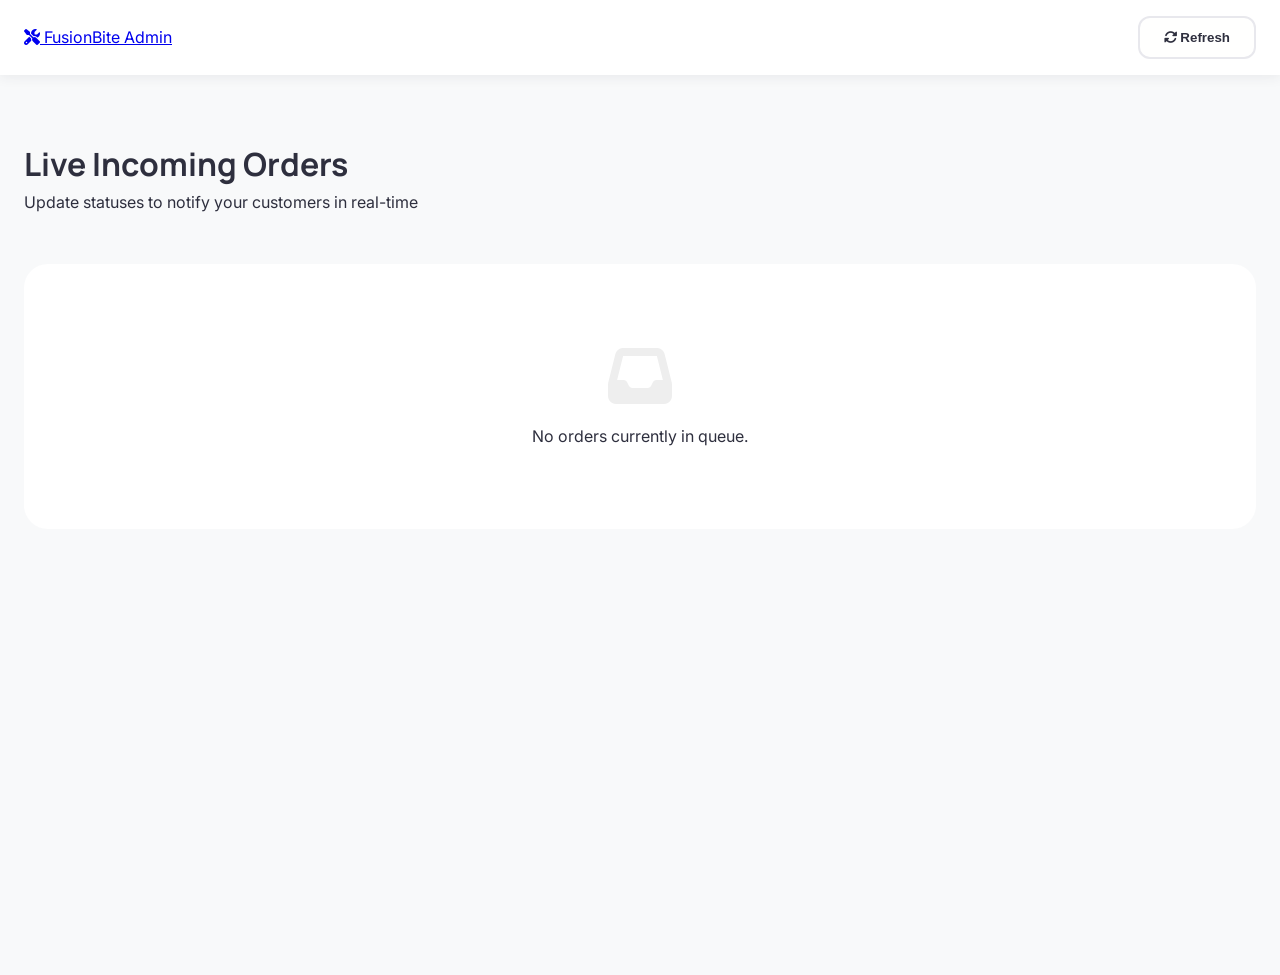
<file: admin.html>
<!DOCTYPE html>
<html lang="en">
<head>
    <meta charset="UTF-8">
    <meta name="viewport" content="width=device-width, initial-scale=1.0">
    <title>Restaurant Admin - FusionBite</title>
    <link rel="preconnect" href="https://fonts.googleapis.com">
    <link href="https://fonts.googleapis.com/css2?family=Manrope:wght@700;800&family=Inter:wght@400;600&display=swap" rel="stylesheet">
    <link rel="stylesheet" href="https://cdnjs.cloudflare.com/ajax/libs/font-awesome/6.4.0/css/all.min.css">
    <link rel="stylesheet" href="styles.css">
    
    <style>
        body { background-color: #f8f9fa; }
        
        .admin-page { padding: 4rem 0; min-height: 100vh; }
        
        .admin-header {
            display: flex;
            justify-content: space-between;
            align-items: center;
            margin-bottom: 3rem;
        }

        .admin-title h1 {
            font-size: 2rem;
            color: var(--text-main);
        }

        /* Order Card Styling */
        .admin-order-card {
            background: var(--card);
            border-radius: 20px;
            padding: 2rem;
            margin-bottom: 2rem;
            box-shadow: 0 4px 20px var(--shadow);
            border: 1px solid var(--border);
            display: grid;
            grid-template-columns: 1fr 250px;
            gap: 2rem;
            transition: transform 0.2s ease;
        }

        .admin-order-card:hover {
            transform: translateY(-4px);
        }

        .order-details h3 {
            color: var(--primary);
            margin-bottom: 0.5rem;
        }

        .order-time {
            font-size: 0.85rem;
            color: var(--text-muted);
            margin-bottom: 1.5rem;
        }

        .items-list {
            display: flex;
            flex-wrap: wrap;
            gap: 8px;
            margin-top: 1rem;
        }

        .item-tag {
            background: #fdf2f0;
            color: var(--primary);
            padding: 5px 12px;
            border-radius: 50px;
            font-size: 0.85rem;
            font-weight: 600;
        }

        /* Status Control Area */
        .status-control {
            background: #fafafa;
            padding: 1.5rem;
            border-radius: 16px;
            border: 1px solid var(--border);
            display: flex;
            flex-direction: column;
            justify-content: center;
        }

        .status-control label {
            font-size: 0.75rem;
            font-weight: 800;
            text-transform: uppercase;
            color: var(--text-muted);
            margin-bottom: 10px;
            display: block;
        }

        .admin-select {
            width: 100%;
            padding: 0.8rem;
            border-radius: 12px;
            border: 2px solid var(--border);
            background: white;
            color: var(--text-main);
            font-weight: 700;
            cursor: pointer;
            transition: border-color 0.2s;
        }

        .admin-select:focus {
            outline: none;
            border-color: var(--primary);
        }

        .total-badge {
            margin-top: 1.5rem;
            font-size: 1.2rem;
            font-weight: 800;
            color: var(--text-main);
        }

        @media (max-width: 768px) {
            .admin-order-card { grid-template-columns: 1fr; }
        }
    </style>
</head>
<body>

    <nav class="navbar">
        <div class="container nav-container">
            <a href="index.html" class="logo">
                <i class="fas fa-tools"></i>
                <span>FusionBite Admin</span>
            </a>
            <div class="nav-right">
                <button class="btn-secondary" onclick="location.reload()">
                    <i class="fas fa-sync-alt"></i> Refresh
                </button>
            </div>
        </div>
    </nav>

    <main class="admin-page">
        <div class="container">
            <div class="admin-header">
                <div class="admin-title">
                    <h1>Live Incoming Orders</h1>
                    <p>Update statuses to notify your customers in real-time</p>
                </div>
            </div>

            <div id="adminOrdersList">
                </div>
        </div>
    </main>

    <script>
        const statusOptions = ['Confirmed', 'Preparing', 'Out for Delivery', 'Delivered'];

        function loadOrders() {
            const container = document.getElementById('adminOrdersList');
            const orders = JSON.parse(localStorage.getItem('fusionbite_orders')) || [];

            if (orders.length === 0) {
                container.innerHTML = `
                    <div style="text-align:center; padding: 5rem; background:white; border-radius:24px;">
                        <i class="fas fa-inbox" style="font-size: 4rem; color:#eee; margin-bottom:1rem;"></i>
                        <p>No orders currently in queue.</p>
                    </div>`;
                return;
            }

            container.innerHTML = orders.map(order => `
                <div class="admin-order-card">
                    <div class="order-details">
                        <span class="order-time">${order.date}</span>
                        <h3>Order #${order.id}</h3>
                        <div class="items-list">
                            ${order.items.map(item => `
                                <span class="item-tag">${item.name} x ${item.quantity}</span>
                            `).join('')}
                        </div>
                        <div class="total-badge">Total Revenue: ₹${order.total}</div>
                    </div>
                    
                    <div class="status-control">
                        <label>Update Status</label>
                        <select class="admin-select" 
                                id="sel-${order.id}" 
                                onchange="updateStatus(${order.id}, this.value)">
                            ${statusOptions.map(opt => `
                                <option value="${opt}" ${order.status === opt ? 'selected' : ''}>${opt}</option>
                            `).join('')}
                        </select>
                    </div>
                </div>
            `).join('');
        }

        function updateStatus(orderId, newStatus) {
            const orders = JSON.parse(localStorage.getItem('fusionbite_orders')) || [];
            const index = orders.findIndex(o => o.id == orderId);

            if (index !== -1) {
                orders[index].status = newStatus;
                // Important: This flag triggers the bell in app.js
                orders[index].hasNotification = true; 
                
                localStorage.setItem('fusionbite_orders', JSON.stringify(orders));
                
                // Visual feedback for admin
                const select = document.getElementById(`sel-${orderId}`);
                select.style.borderColor = 'var(--success)';
                setTimeout(() => select.style.borderColor = 'var(--border)', 1000);
            }
        }

        // Auto-refresh when an order is placed in another tab
        window.addEventListener('storage', (e) => {
            if (e.key === 'fusionbite_orders') loadOrders();
        });

        document.addEventListener('DOMContentLoaded', loadOrders);
    </script>
</body>
</html>
</file>
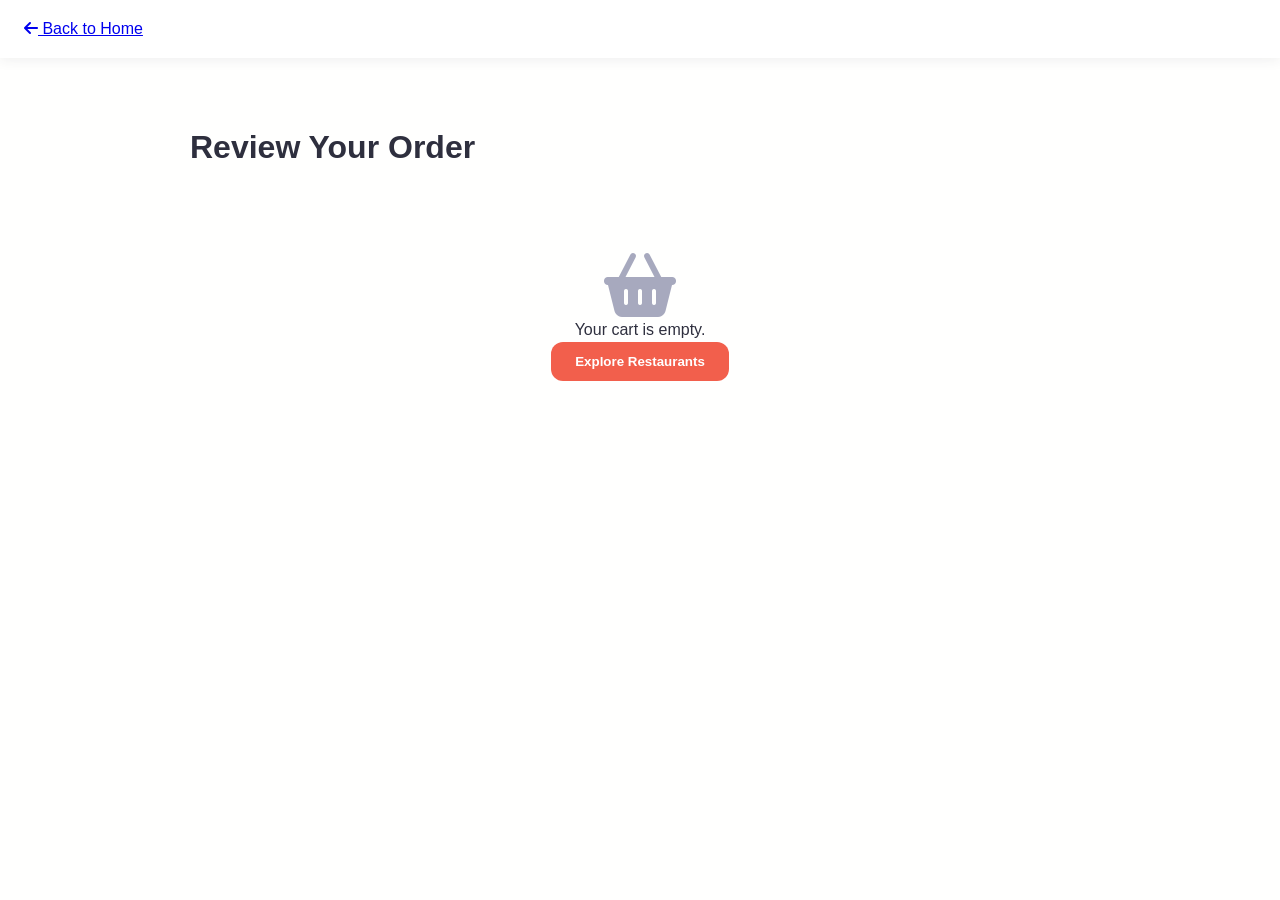
<file: cart.html>
<!DOCTYPE html>
<html lang="en">
<head>
    <meta charset="UTF-8">
    <meta name="viewport" content="width=device-width, initial-scale=1.0">
    <title>Your Cart - FusionBite</title>
    <link rel="stylesheet" href="styles.css">
    <link rel="stylesheet" href="https://cdnjs.cloudflare.com/ajax/libs/font-awesome/6.4.0/css/all.min.css">
    <style>
        .cart-container { padding: 4rem 0; max-width: 900px; margin: 0 auto; }
        .cart-grid { display: grid; grid-template-columns: 1fr 350px; gap: 2rem; }
        .restaurant-group { background: var(--card); border-radius: 16px; padding: 1.5rem; margin-bottom: 1.5rem; box-shadow: 0 4px 12px var(--shadow); }
        .res-title { color: var(--primary); border-bottom: 1px solid var(--border); padding-bottom: 0.5rem; margin-bottom: 1rem; }
        .cart-item { display: flex; align-items: center; gap: 1rem; margin-bottom: 1rem; padding-bottom: 1rem; border-bottom: 1px dashed var(--border); }
        .cart-item img { width: 60px; height: 60px; border-radius: 8px; object-fit: cover; }
        .item-info { flex: 1; }
        .qty-controls { display: flex; align-items: center; gap: 0.75rem; }
        .qty-btn { background: var(--border); border: none; width: 25px; height: 25px; border-radius: 4px; cursor: pointer; }
        .summary-card { background: var(--card); padding: 1.5rem; border-radius: 16px; box-shadow: 0 4px 12px var(--shadow); position: sticky; top: 100px; }
        .summary-line { display: flex; justify-content: space-between; margin-bottom: 0.75rem; }
        .total-line { font-weight: 700; font-size: 1.2rem; border-top: 2px solid var(--border); padding-top: 1rem; margin-top: 1rem; color: var(--primary); }
        .checkout-btn { width: 100%; padding: 1rem; background: var(--primary); color: white; border: none; border-radius: 12px; font-weight: 700; cursor: pointer; margin-top: 1.5rem; }
        .empty-cart { text-align: center; padding: 5rem 0; }
    </style>
</head>
<body>
    <nav class="navbar">
        <div class="container nav-container">
            <a href="index.html" class="logo"><i class="fas fa-arrow-left"></i> Back to Home</a>
        </div>
    </nav>

    <div class="container cart-container">
        <h1>Review Your Order</h1>
        
        <div id="cartContent" class="cart-grid">
            <div id="itemsList"></div>

            <div id="orderSummary" class="summary-card">
                <h3>Order Summary</h3>
                <div id="summaryDetails"></div>
                <button class="checkout-btn" onclick="processCheckout()">Proceed to Checkout</button>
            </div>
        </div>

        <div id="emptyState" class="empty-cart" style="display: none;">
            <i class="fas fa-shopping-basket" style="font-size: 4rem; color: var(--text-muted);"></i>
            <p>Your cart is empty.</p>
            <button class="btn-primary" onclick="window.location.href='index.html'">Explore Restaurants</button>
        </div>
    </div>

    <script src="data.js"></script>
    <script src="auth.js"></script>
    <script src="cart.js"></script>
    <script>
        function renderCart() {
            const groupedItems = window.cart.getItemsByRestaurant();
            const itemsList = document.getElementById('itemsList');
            const summaryDetails = document.getElementById('summaryDetails');
            const cartContent = document.getElementById('cartContent');
            const emptyState = document.getElementById('emptyState');

            if (window.cart.items.length === 0) {
                cartContent.style.display = 'none';
                emptyState.style.display = 'block';
                return;
            }

            // Render Items grouped by Restaurant
            itemsList.innerHTML = Object.keys(groupedItems).map(resId => {
                const group = groupedItems[resId];
                return `
                    <div class="restaurant-group">
                        <h3 class="res-title">${group.restaurantName}</h3>
                        ${group.items.map(item => `
                            <div class="cart-item">
                                <img src="${item.image}" alt="${item.name}">
                                <div class="item-info">
                                    <h4>${item.name}</h4>
                                    <p>₹${item.price}</p>
                                </div>
                                <div class="qty-controls">
                                    <button class="qty-btn" onclick="updateQty(${resId}, ${item.itemId}, -1)">-</button>
                                    <span>${item.quantity}</span>
                                    <button class="qty-btn" onclick="updateQty(${resId}, ${item.itemId}, 1)">+</button>
                                </div>
                            </div>
                        `).join('')}
                    </div>
                `;
            }).join('');

            // Render Summary Totals
            summaryDetails.innerHTML = `
                <div class="summary-line"><span>Subtotal</span> <span>₹${window.cart.getSubtotal()}</span></div>
                <div class="summary-line"><span>Delivery Fee</span> <span>₹${window.cart.getDeliveryFee()}</span></div>
                <div class="summary-line"><span>Taxes (5%)</span> <span>₹${window.cart.getTaxes()}</span></div>
                <div class="total-line"><span>Total</span> <span>₹${window.cart.getTotal()}</span></div>
            `;
        }

        function updateQty(resId, itemId, change) {
            const item = window.cart.items.find(i => i.restaurantId === resId && i.itemId === itemId);
            if (item) {
                window.cart.updateQuantity(resId, itemId, item.quantity + change);
                renderCart();
            }
        }

        function processCheckout() {
    if (!window.auth.isLoggedIn()) {
        window.location.href = 'login.html?redirect=cart.html';
        return;
    }

    const cartItems = window.cart.items;
    if (cartItems.length === 0) return alert("Your cart is empty!");

    // --- NEW LOGIC TO SAVE ORDER ---
    const existingOrders = JSON.parse(localStorage.getItem('fusionbite_orders')) || [];
    const newOrder = {
        id: Math.floor(100000 + Math.random() * 900000),
        date: new Date().toLocaleString(),
        items: [...cartItems],
        total: window.cart.getTotal(),
        status: 'Confirmed'
    };

    existingOrders.unshift(newOrder); // Add to the top of the list
    localStorage.setItem('fusionbite_orders', JSON.stringify(existingOrders));
    // -------------------------------

    alert('Order Placed Successfully!');
    window.cart.clearCart();
    window.location.href = 'orders.html'; // Redirect to orders to see the update
}

        document.addEventListener('DOMContentLoaded', renderCart);
    </script>
</body>
</html>
</file>
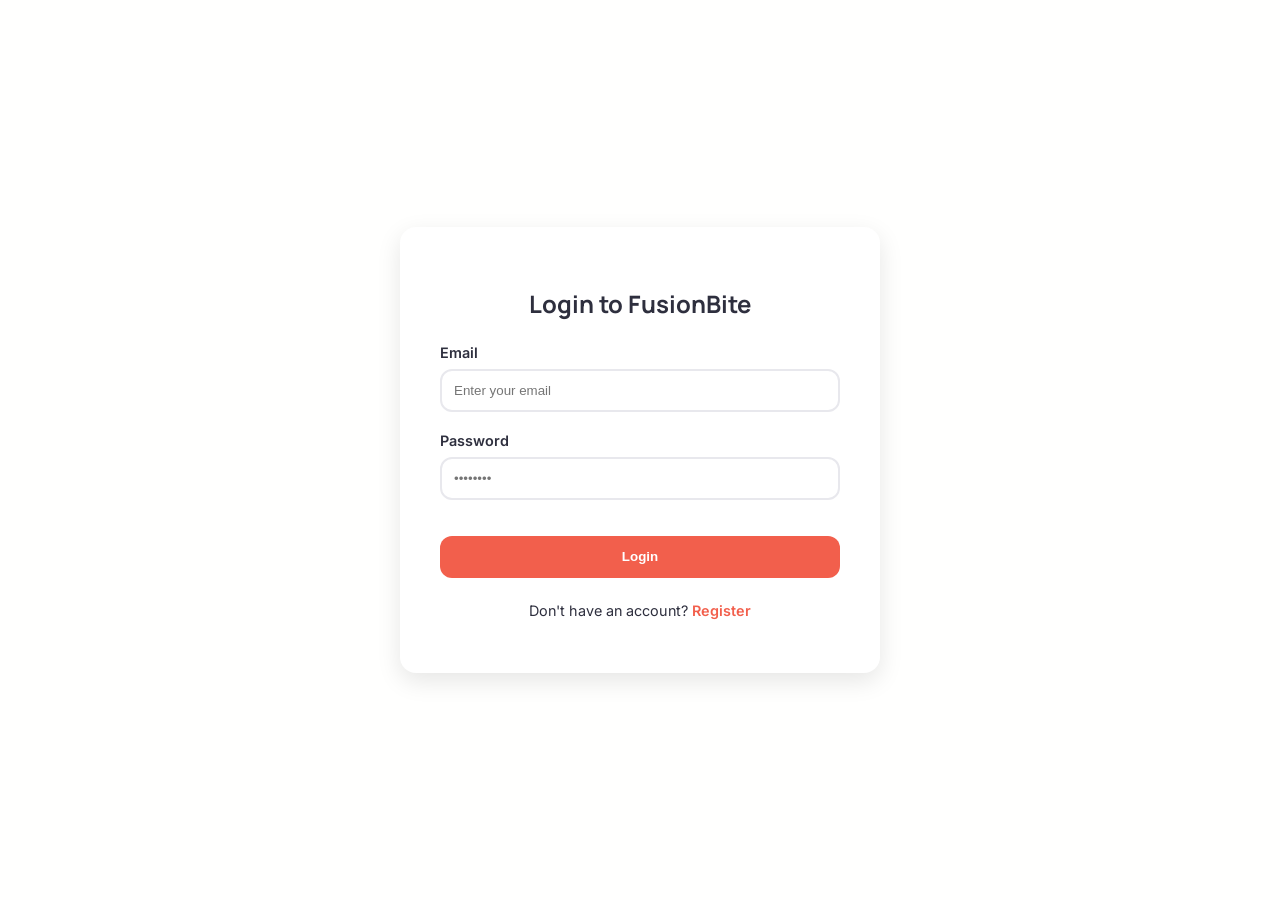
<file: login.html>
<!DOCTYPE html>
<html lang="en">
<head>
    <meta charset="UTF-8">
    <meta name="viewport" content="width=device-width, initial-scale=1.0">
    <title>Login - FusionBite</title>
    <link href="https://fonts.googleapis.com/css2?family=Manrope:wght@700&family=Inter:wght@400;600&display=swap" rel="stylesheet">
    <style>
        :root {
            --primary: #F25F4C;
            --background: #FFFFFE;
            --card: #FFFFFF;
            --text-main: #2E2F3E;
            --border: #E8E8ED;
        }

        body {
            font-family: 'Inter', sans-serif;
            background-color: var(--background);
            color: var(--text-main);
            display: flex;
            justify-content: center;
            align-items: center;
            min-height: 100vh;
            margin: 0;
        }

        .auth-container {
            background: var(--card);
            padding: 2.5rem;
            border-radius: 16px;
            box-shadow: 0 8px 24px rgba(0,0,0,0.1);
            width: 100%;
            max-width: 400px;
        }

        h2 {
            font-family: 'Manrope', sans-serif;
            margin-bottom: 1.5rem;
            text-align: center;
        }

        .form-group {
            margin-bottom: 1.25rem;
        }

        label {
            display: block;
            margin-bottom: 0.5rem;
            font-weight: 600;
            font-size: 0.9rem;
        }

        input {
            width: 100%;
            padding: 0.75rem;
            border: 2px solid var(--border);
            border-radius: 12px;
            box-sizing: border-box;
            outline: none;
            transition: border-color 0.2s;
        }

        input:focus {
            border-color: var(--primary);
        }

        .btn-auth {
            width: 100%;
            padding: 0.85rem;
            background-color: var(--primary);
            color: white;
            border: none;
            border-radius: 12px;
            font-weight: 700;
            cursor: pointer;
            margin-top: 1rem;
        }

        .toggle-text {
            text-align: center;
            margin-top: 1.5rem;
            font-size: 0.9rem;
        }

        .toggle-text span {
            color: var(--primary);
            cursor: pointer;
            font-weight: 600;
        }

        .hidden { display: none; }
    </style>
</head>
<body>

<div class="auth-container">
    <div id="loginSection">
        <h2>Login to FusionBite</h2>
        <form id="loginForm">
            <div class="form-group">
                <label>Email</label>
                <input type="email" id="loginEmail" placeholder="Enter your email" required>
            </div>
            <div class="form-group">
                <label>Password</label>
                <input type="password" id="loginPassword" placeholder="••••••••" required>
            </div>
            <button type="submit" class="btn-auth">Login</button>
        </form>
        <p class="toggle-text">Don't have an account? <span onclick="toggleAuth()">Register</span></p>
    </div>

    <div id="registerSection" class="hidden">
        <h2>Create Account</h2>
        <form id="registerForm">
            <div class="form-group">
                <label>Full Name</label>
                <input type="text" id="regName" placeholder="John Doe" required>
            </div>
            <div class="form-group">
                <label>Email</label>
                <input type="email" id="regEmail" placeholder="email@example.com" required>
            </div>
            <div class="form-group">
                <label>Password</label>
                <input type="password" id="regPassword" placeholder="••••••••" required>
            </div>
            <button type="submit" class="btn-auth">Register</button>
        </form>
        <p class="toggle-text">Already have an account? <span onclick="toggleAuth()">Login</span></p>
    </div>
</div>

<script src="auth.js"></script>
<script>
    const loginSection = document.getElementById('loginSection');
    const registerSection = document.getElementById('registerSection');

    function toggleAuth() {
        loginSection.classList.toggle('hidden');
        registerSection.classList.toggle('hidden');
    }

    // Handle Login
    document.getElementById('loginForm').addEventListener('submit', (e) => {
        e.preventDefault();
        const email = document.getElementById('loginEmail').value;
        const pass = document.getElementById('loginPassword').value;
        
        const result = window.auth.login(email, pass);
        if (result.success) {
            window.location.href = 'index.html'; // Redirect to home
        } else {
            alert(result.message);
        }
    });

    // Handle Registration
    document.getElementById('registerForm').addEventListener('submit', (e) => {
        e.preventDefault();
        const name = document.getElementById('regName').value;
        const email = document.getElementById('regEmail').value;
        const pass = document.getElementById('regPassword').value;

        const result = window.auth.register(email, pass, name);
        if (result.success) {
            alert('Registration Successful!');
            window.location.href = 'index.html';
        } else {
            alert(result.message);
        }
    });
</script>

</body>
</html>
</file>
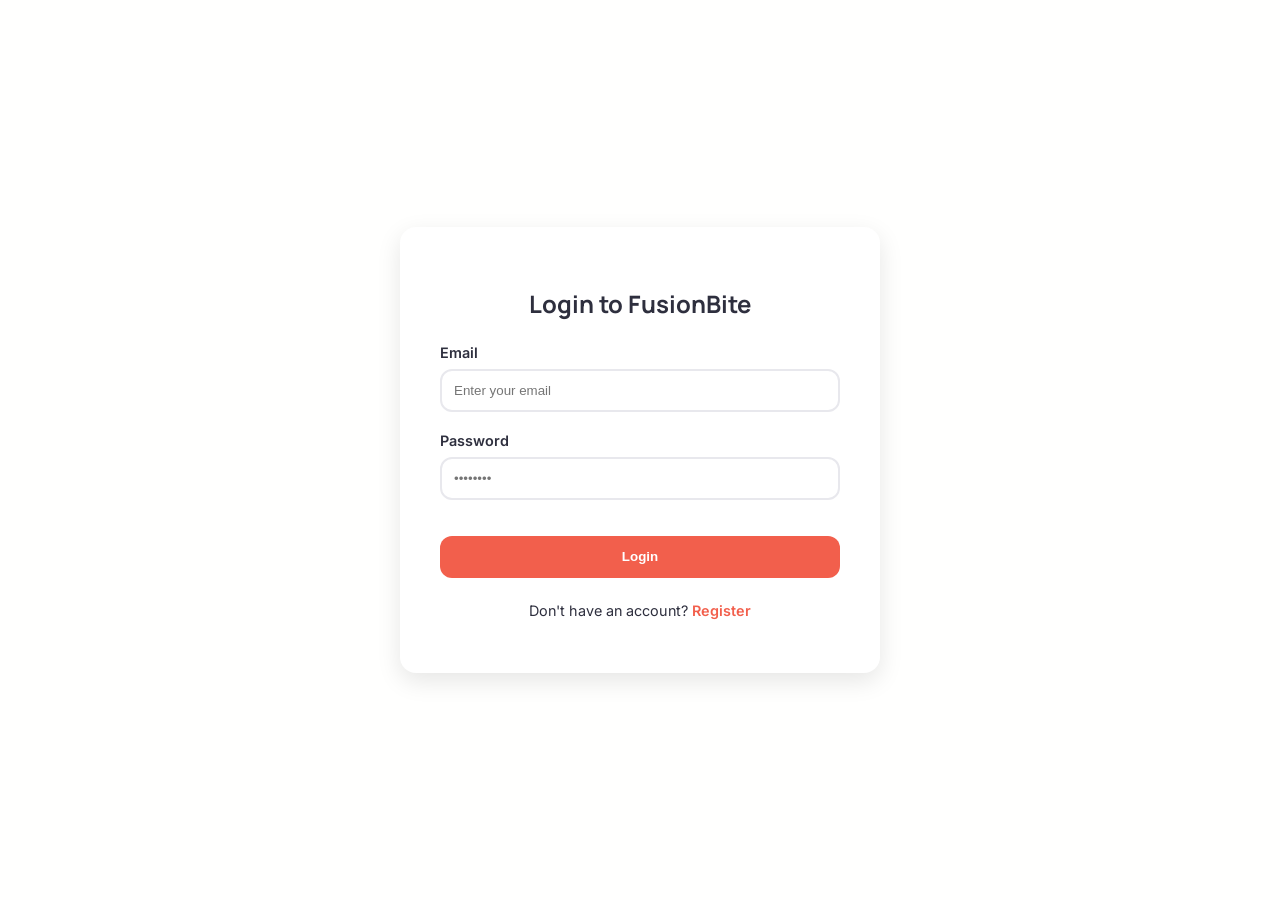
<file: orders.html>
<!DOCTYPE html>
<html lang="en">
<head>
    <meta charset="UTF-8">
    <meta name="viewport" content="width=device-width, initial-scale=1.0">
    <title>Order History - FusionBite</title>
    <link rel="stylesheet" href="https://cdnjs.cloudflare.com/ajax/libs/font-awesome/6.4.0/css/all.min.css">
    <link rel="stylesheet" href="styles.css">
    <style>
        .orders-page { padding: 3rem 0; background: #f9f9f9; min-height: 90vh; }
        .orders-container { max-width: 800px; margin: 0 auto; }
        .order-card { 
            background: white; border-radius: 16px; padding: 1.5rem; 
            margin-bottom: 1.5rem; box-shadow: 0 4px 15px rgba(0,0,0,0.05);
            animation: fadeIn 0.5s ease forwards;
        }
        .order-header { display: flex; justify-content: space-between; border-bottom: 1px solid #eee; padding-bottom: 1rem; margin-bottom: 1rem; }
        .order-id { font-weight: 700; color: #F25F4C; }
        .order-date { font-size: 0.85rem; color: #888; }
        .status-badge { background: #e8f5e9; color: #2e7d32; padding: 4px 12px; border-radius: 20px; font-size: 0.8rem; font-weight: 600; }
        .order-item-row { display: flex; justify-content: space-between; margin-bottom: 0.5rem; color: #444; }
        .order-footer { margin-top: 1rem; padding-top: 1rem; border-top: 1px dashed #ddd; display: flex; justify-content: space-between; align-items: center; }
        .total-amount { font-size: 1.2rem; font-weight: 800; color: #2E2F3E; }
        .empty-orders { text-align: center; padding: 4rem 2rem; background: white; border-radius: 16px; }
        .empty-orders i { font-size: 3rem; color: #ddd; margin-bottom: 1rem; display: block; }
        @keyframes fadeIn { from { opacity: 0; transform: translateY(10px); } to { opacity: 1; transform: translateY(0); } }
    </style>
</head>
<body>
    <nav class="navbar">
        <div class="container nav-container">
            <a href="index.html" class="logo"><i class="fas fa-utensils"></i> FusionBite</a>
            <div class="nav-right">
                <a href="index.html" class="btn-secondary">Home</a>
            </div>
        </div>
    </nav>

    <main class="orders-page">
        <div class="container">
            <h1 style="margin-bottom: 2rem; text-align: center;">Your Orders</h1>
            <div class="orders-container" id="ordersList">
                </div>
        </div>
    </main>

    <script src="auth.js"></script>
    <script src="orders.js"></script>
</body>
</html>
</file>
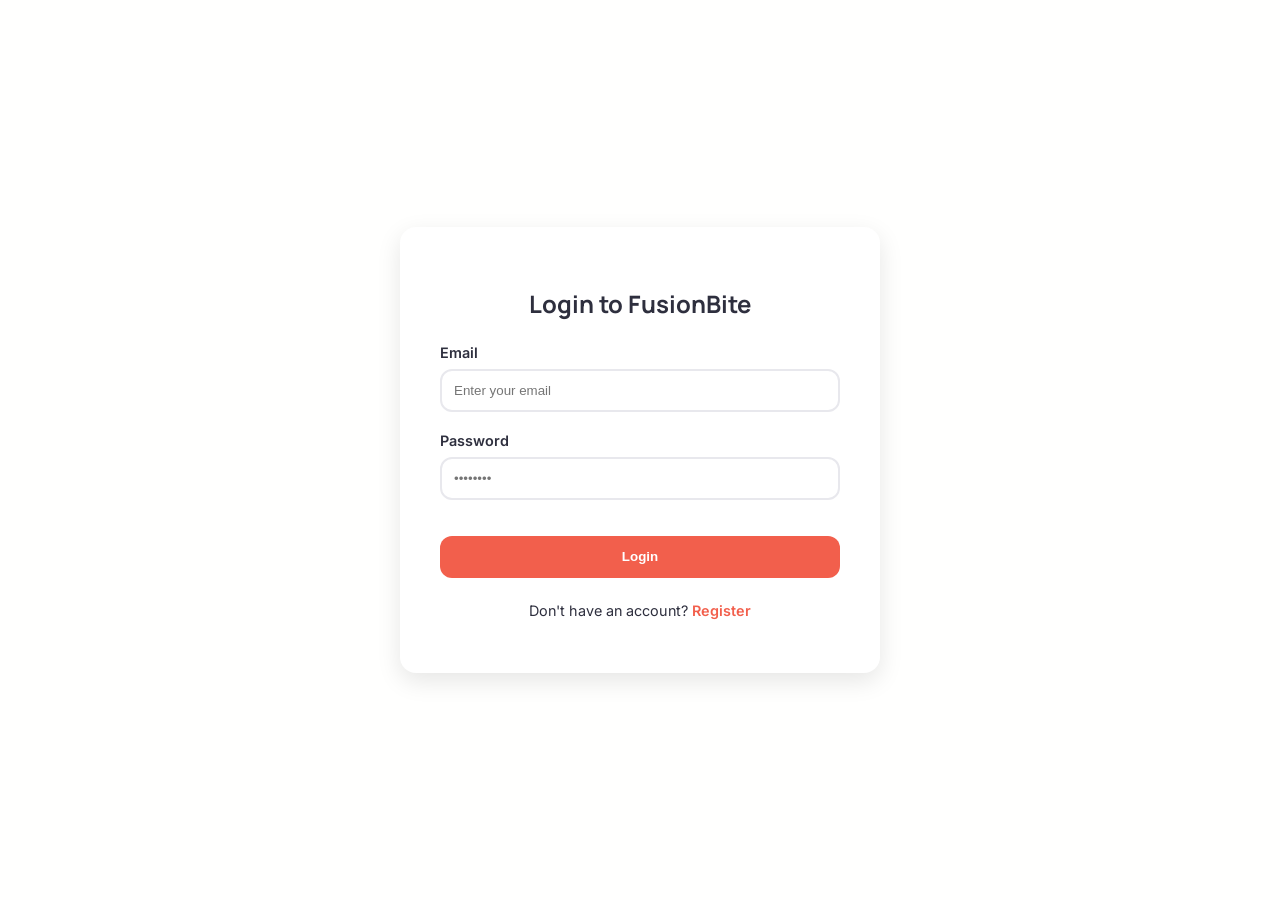
<file: profile.html>
<!DOCTYPE html>
<html lang="en">
<head>
    <meta charset="UTF-8">
    <meta name="viewport" content="width=device-width, initial-scale=1.0">
    <title>User Profile - FusionBite</title>
    <link href="https://fonts.googleapis.com/css2?family=Inter:wght@400;600;700&display=swap" rel="stylesheet">
    <style>
        :root {
            --background: #FFFFFE;
            --card: #FFFFFF;
            --text-main: #2E2F3E;
            --text-muted: #A7A9BE;
            --primary: #F25F4C;
            --border: #E8E8ED;
        }

        body {
            font-family: 'Inter', sans-serif;
            background-color: #F8F9FA;
            display: flex;
            justify-content: center;
            align-items: center;
            height: 100vh;
            margin: 0;
        }

        .profile-card {
            background: var(--card);
            padding: 3rem;
            border-radius: 20px;
            box-shadow: 0 10px 30px rgba(0,0,0,0.05);
            width: 100%;
            max-width: 450px;
            text-align: left;
        }

        h2 { text-align: center; margin-bottom: 2rem; color: var(--text-main); }

        .info-group {
            margin-bottom: 1.5rem;
            border-bottom: 1px solid var(--border);
            padding-bottom: 0.5rem;
        }

        .label {
            display: block;
            font-size: 0.75rem;
            font-weight: 700;
            color: var(--text-muted);
            text-transform: uppercase;
            letter-spacing: 0.5px;
            margin-bottom: 0.25rem;
        }

        .value {
            font-size: 1.1rem;
            color: var(--text-main);
            font-weight: 500;
        }

        .btn-home {
            display: block;
            width: fit-content;
            margin: 2rem auto 0;
            padding: 0.75rem 2rem;
            border: 2px solid var(--border);
            background: transparent;
            border-radius: 12px;
            cursor: pointer;
            font-weight: 600;
            transition: all 0.2s;
        }

        .btn-home:hover { border-color: var(--primary); color: var(--primary); }
    </style>
</head>
<body>

    <div class="profile-card">
        <h2>User Profile</h2>
        <div class="info-group">
            <span class="label">Full Name</span>
            <span class="value" id="userName">---</span>
        </div>
        <div class="info-group">
            <span class="label">Email Address</span>
            <span class="value" id="userEmail">---</span>
        </div>
        <div class="info-group">
            <span class="label">Loyalty Points</span>
            <span class="value">⭐ <span id="userPoints">0</span></span>
        </div>
        <button class="btn-home" onclick="window.location.href='index.html'">Back to Home</button>
    </div>

    <script src="auth.js"></script>
    <script>
        document.addEventListener('DOMContentLoaded', () => {
            // Use the Auth module to get data
            const user = window.auth.getCurrentUser(); 
            
            if (user) {
                document.getElementById('userName').textContent = user.name;
                document.getElementById('userEmail').textContent = user.email;
                document.getElementById('userPoints').textContent = user.loyaltyPoints || 100;
            } else {
                // If not logged in, force to login page
                window.location.href = 'login.html'; 
            }
        });
    </script>
</body>
</html>
</file>
<file: styles.css>
/* Reset & Base Styles */
* {
    margin: 0;
    padding: 0;
    box-sizing: border-box;
}

:root {
    --primary: #F25F4C;
    --primary-foreground: #FFFFFF;
    --secondary: #FF8906;
    --accent: #E53170;
    --background: #FFFFFE;
    --text-main: #2E2F3E;
    --text-muted: #A7A9BE;
    --success: #3DA9FC;
    --warning: #FFC43D;
    --card: #FFFFFF;
    --border: #E8E8ED;
    --shadow: rgba(46, 47, 62, 0.08);
}

[data-theme="dark"] {
    --background: #0F0E17;
    --text-main: #FFFFFE;
    --card: #16161A;
    --border: #2E2F3E;
    --shadow: rgba(0, 0, 0, 0.3);
}

body {
    font-family: 'Inter', sans-serif;
    background-color: var(--background);
    color: var(--text-main);
    line-height: 1.6;
    transition: background-color 0.3s ease, color 0.3s ease;
}

h1, h2, h3, h4, h5, h6 {
    font-family: 'Manrope', sans-serif;
    font-weight: 700;
}

.container {
    max-width: 1280px;
    margin: 0 auto;
    padding: 0 1.5rem;
}

/* Navigation */
.navbar {
    background-color: var(--card);
    box-shadow: 0 2px 12px var(--shadow);
    position: sticky;
    top: 0;
    z-index: 40;
    transition: background-color 0.3s ease;
}

.nav-container {
    display: flex;
    align-items: center;
    justify-content: space-between;
    padding: 1rem 1.5rem;
    gap: 2rem;
}

.nav-left .logo {
    display: flex;
    align-items: center;
    gap: 0.5rem;
    font-size: 1.5rem;
    font-weight: 700;
    color: var(--primary);
    text-decoration: none;
    transition: transform 0.2s ease;
}

.logo:hover {
    transform: scale(1.05);
}

.nav-center {
    flex: 1;
    max-width: 600px;
}

.search-bar {
    display: flex;
    align-items: center;
    background-color: var(--background);
    border: 2px solid var(--border);
    border-radius: 12px;
    padding: 0.75rem 1rem;
    gap: 0.75rem;
    transition: border-color 0.3s ease;
}

.search-bar:focus-within {
    border-color: var(--primary);
}

.search-bar i {
    color: var(--text-muted);
}

.search-bar input {
    flex: 1;
    border: none;
    outline: none;
    background: transparent;
    color: var(--text-main);
    font-size: 0.95rem;
}

.nav-right {
    display: flex;
    align-items: center;
    gap: 1rem;
}

.theme-toggle {
    background: transparent;
    border: none;
    color: var(--text-main);
    font-size: 1.25rem;
    cursor: pointer;
    padding: 0.5rem;
    border-radius: 8px;
    transition: background-color 0.2s ease, transform 0.2s ease;
}

.theme-toggle:hover {
    background-color: var(--background);
    transform: scale(1.1);
}

.btn-primary,
.btn-secondary {
    padding: 0.75rem 1.5rem;
    border-radius: 12px;
    border: none;
    font-weight: 600;
    cursor: pointer;
    transition: transform 0.2s ease, box-shadow 0.2s ease;
}

.btn-primary {
    background-color: var(--primary);
    color: var(--primary-foreground);
}

.btn-primary:hover {
    transform: translateY(-2px);
    box-shadow: 0 8px 20px rgba(242, 95, 76, 0.3);
}

.btn-secondary {
    background-color: var(--background);
    color: var(--text-main);
    border: 2px solid var(--border);
}

.btn-secondary:hover {
    border-color: var(--primary);
    transform: translateY(-2px);
}

.btn-large {
    padding: 1rem 2rem;
    font-size: 1.1rem;
}

.cart-btn {
    position: relative;
    background-color: var(--primary);
    color: white;
    border: none;
    padding: 0.75rem 1.25rem;
    border-radius: 12px;
    cursor: pointer;
    font-size: 1.1rem;
    transition: transform 0.2s ease, box-shadow 0.2s ease;
}

.cart-btn:hover {
    transform: translateY(-2px);
    box-shadow: 0 8px 20px rgba(242, 95, 76, 0.3);
}

.cart-count {
    position: absolute;
    top: -8px;
    right: -8px;
    background-color: var(--accent);
    color: white;
    border-radius: 50%;
    width: 24px;
    height: 24px;
    display: flex;
    align-items: center;
    justify-content: center;
    font-size: 0.75rem;
    font-weight: 700;
}

.user-dropdown {
    position: relative;
}

.user-avatar {
    background: transparent;
    border: none;
    color: var(--text-main);
    font-size: 2rem;
    cursor: pointer;
    transition: color 0.2s ease;
}

.user-avatar:hover {
    color: var(--primary);
}

.dropdown-menu {
    position: absolute;
    top: calc(100% + 1rem);
    right: 0;
    background-color: var(--card);
    border-radius: 12px;
    box-shadow: 0 8px 24px var(--shadow);
    min-width: 200px;
    padding: 0.5rem;
    display: none;
}

.dropdown-menu.show {
    display: block;
}

.dropdown-menu a {
    display: flex;
    align-items: center;
    gap: 0.75rem;
    padding: 0.75rem 1rem;
    color: var(--text-main);
    text-decoration: none;
    border-radius: 8px;
    transition: background-color 0.2s ease;
}

.dropdown-menu a:hover {
    background-color: var(--background);
}

/* Hero Section */
.hero {
    background: linear-gradient(135deg, rgba(242, 95, 76, 0.1) 0%, rgba(229, 49, 112, 0.1) 100%);
    padding: 4rem 0;
    text-align: center;
}

.hero-content {
    max-width: 800px;
    margin: 0 auto 3rem;
    padding: 0 1.5rem;
}

.hero-title {
    font-size: clamp(2rem, 5vw, 3.5rem);
    margin-bottom: 1.5rem;
    line-height: 1.2;
}

.hero-title .highlight {
    color: var(--primary);
    position: relative;
}

.hero-subtitle {
    font-size: 1.25rem;
    color: var(--text-muted);
    margin-bottom: 2rem;
}

.hero-stats {
    display: grid;
    grid-template-columns: repeat(auto-fit, minmax(150px, 1fr));
    gap: 2rem;
    max-width: 800px;
    margin: 0 auto;
    padding: 0 1.5rem;
}

.stat-card {
    background-color: var(--card);
    padding: 1.5rem;
    border-radius: 16px;
    box-shadow: 0 4px 12px var(--shadow);
    transition: transform 0.3s ease;
}

.stat-card:hover {
    transform: translateY(-4px);
}

.stat-card h3 {
    font-size: 2.5rem;
    color: var(--primary);
    margin-bottom: 0.5rem;
}

.stat-card p {
    color: var(--text-muted);
    font-size: 1rem;
}

/* Filters Section */
.filters-section {
    padding: 2rem 0;
    border-bottom: 1px solid var(--border);
}

.filters-section .container {
    display: flex;
    justify-content: space-between;
    align-items: center;
    gap: 2rem;
    flex-wrap: wrap;
}

.filters {
    display: flex;
    gap: 1rem;
    flex-wrap: wrap;
    flex: 1;
}

.filter-chip {
    padding: 0.65rem 1.25rem;
    border-radius: 24px;
    border: 2px solid var(--border);
    background-color: var(--card);
    color: var(--text-main);
    cursor: pointer;
    font-weight: 500;
    display: flex;
    align-items: center;
    gap: 0.5rem;
    transition: all 0.2s ease;
}

.filter-chip:hover {
    border-color: var(--primary);
    transform: translateY(-2px);
}

.filter-chip.active {
    background-color: var(--primary);
    color: white;
    border-color: var(--primary);
}

.sort-options select {
    padding: 0.65rem 1rem;
    border-radius: 12px;
    border: 2px solid var(--border);
    background-color: var(--card);
    color: var(--text-main);
    cursor: pointer;
    font-weight: 500;
    transition: border-color 0.2s ease;
}

.sort-options select:focus {
    outline: none;
    border-color: var(--primary);
}

/* Restaurants Section */
.restaurants-section {
    padding: 4rem 0;
}

.section-title {
    font-size: 2rem;
    margin-bottom: 2rem;
}

.restaurants-grid {
    display: grid;
    grid-template-columns: repeat(auto-fill, minmax(300px, 1fr));
    gap: 2rem;
}

.restaurant-card {
    background-color: var(--card);
    border-radius: 16px;
    overflow: hidden;
    box-shadow: 0 4px 12px var(--shadow);
    cursor: pointer;
    transition: transform 0.3s ease, box-shadow 0.3s ease;
}

.restaurant-card:hover {
    transform: translateY(-8px);
    box-shadow: 0 12px 28px var(--shadow);
}

.restaurant-image {
    position: relative;
    width: 100%;
    height: 200px;
    overflow: hidden;
}

.restaurant-image img {
    width: 100%;
    height: 100%;
    object-fit: cover;
    transition: transform 0.5s ease;
}

.restaurant-card:hover .restaurant-image img {
    transform: scale(1.1);
}

.restaurant-badge {
    position: absolute;
    top: 12px;
    right: 12px;
    background-color: white;
    color: var(--text-main);
    padding: 0.35rem 0.75rem;
    border-radius: 20px;
    font-weight: 600;
    font-size: 0.85rem;
    display: flex;
    align-items: center;
    gap: 0.25rem;
    box-shadow: 0 2px 8px rgba(0, 0, 0, 0.1);
}

.restaurant-badge i {
    color: var(--warning);
}

.restaurant-info {
    padding: 1.25rem;
}

.restaurant-name {
    font-size: 1.25rem;
    margin-bottom: 0.5rem;
}

.restaurant-cuisine {
    color: var(--text-muted);
    font-size: 0.9rem;
    margin-bottom: 0.75rem;
}

.restaurant-meta {
    display: flex;
    justify-content: space-between;
    align-items: center;
    padding-top: 0.75rem;
    border-top: 1px solid var(--border);
}

.meta-item {
    display: flex;
    align-items: center;
    gap: 0.35rem;
    font-size: 0.9rem;
    color: var(--text-muted);
}

.meta-item i {
    color: var(--primary);
}

/* Floating Cart */
.floating-cart {
    position: fixed;
    bottom: 2rem;
    right: 2rem;
    z-index: 50;
}

.floating-cart-btn {
    background-color: var(--primary);
    color: white;
    border: none;
    padding: 1rem 1.5rem;
    border-radius: 50px;
    font-weight: 600;
    cursor: pointer;
    display: flex;
    align-items: center;
    gap: 0.75rem;
    box-shadow: 0 8px 24px rgba(242, 95, 76, 0.4);
    transition: transform 0.2s ease, box-shadow 0.2s ease;
}

.floating-cart-btn:hover {
    transform: scale(1.05);
    box-shadow: 0 12px 32px rgba(242, 95, 76, 0.5);
}

.cart-total {
    font-weight: 700;
    font-size: 1.1rem;
}

/* Footer */
.footer {
    background-color: var(--card);
    border-top: 1px solid var(--border);
    padding: 3rem 0 1rem;
    margin-top: 4rem;
}

.footer-content {
    display: grid;
    grid-template-columns: repeat(auto-fit, minmax(200px, 1fr));
    gap: 2rem;
    margin-bottom: 2rem;
}

.footer-section h3,
.footer-section h4 {
    margin-bottom: 1rem;
    color: var(--primary);
}

.footer-section a {
    display: block;
    color: var(--text-muted);
    text-decoration: none;
    margin-bottom: 0.5rem;
    transition: color 0.2s ease;
}

.footer-section a:hover {
    color: var(--primary);
}

.footer-bottom {
    text-align: center;
    padding-top: 2rem;
    border-top: 1px solid var(--border);
    color: var(--text-muted);
}

/* Responsive */
@media (max-width: 768px) {
    .nav-container {
        flex-wrap: wrap;
    }
    
    .nav-center {
        order: 3;
        width: 100%;
        max-width: 100%;
        margin-top: 1rem;
    }
    
    .hero-title {
        font-size: 2rem;
    }
    
    .restaurants-grid {
        grid-template-columns: 1fr;
    }
    
    .filters {
        overflow-x: auto;
        flex-wrap: nowrap;
        padding-bottom: 0.5rem;
    }
}

/* Animations */
@keyframes fadeIn {
    from {
        opacity: 0;
        transform: translateY(20px);
    }
    to {
        opacity: 1;
        transform: translateY(0);
    }
}

.restaurant-card {
    animation: fadeIn 0.5s ease forwards;
}

/* Loading State */
.loading {
    text-align: center;
    padding: 4rem 0;
    color: var(--text-muted);
}

.loading i {
    font-size: 3rem;
    animation: spin 1s linear infinite;
}

@keyframes spin {
    to {
        transform: rotate(360deg);
    }
}
</file>
